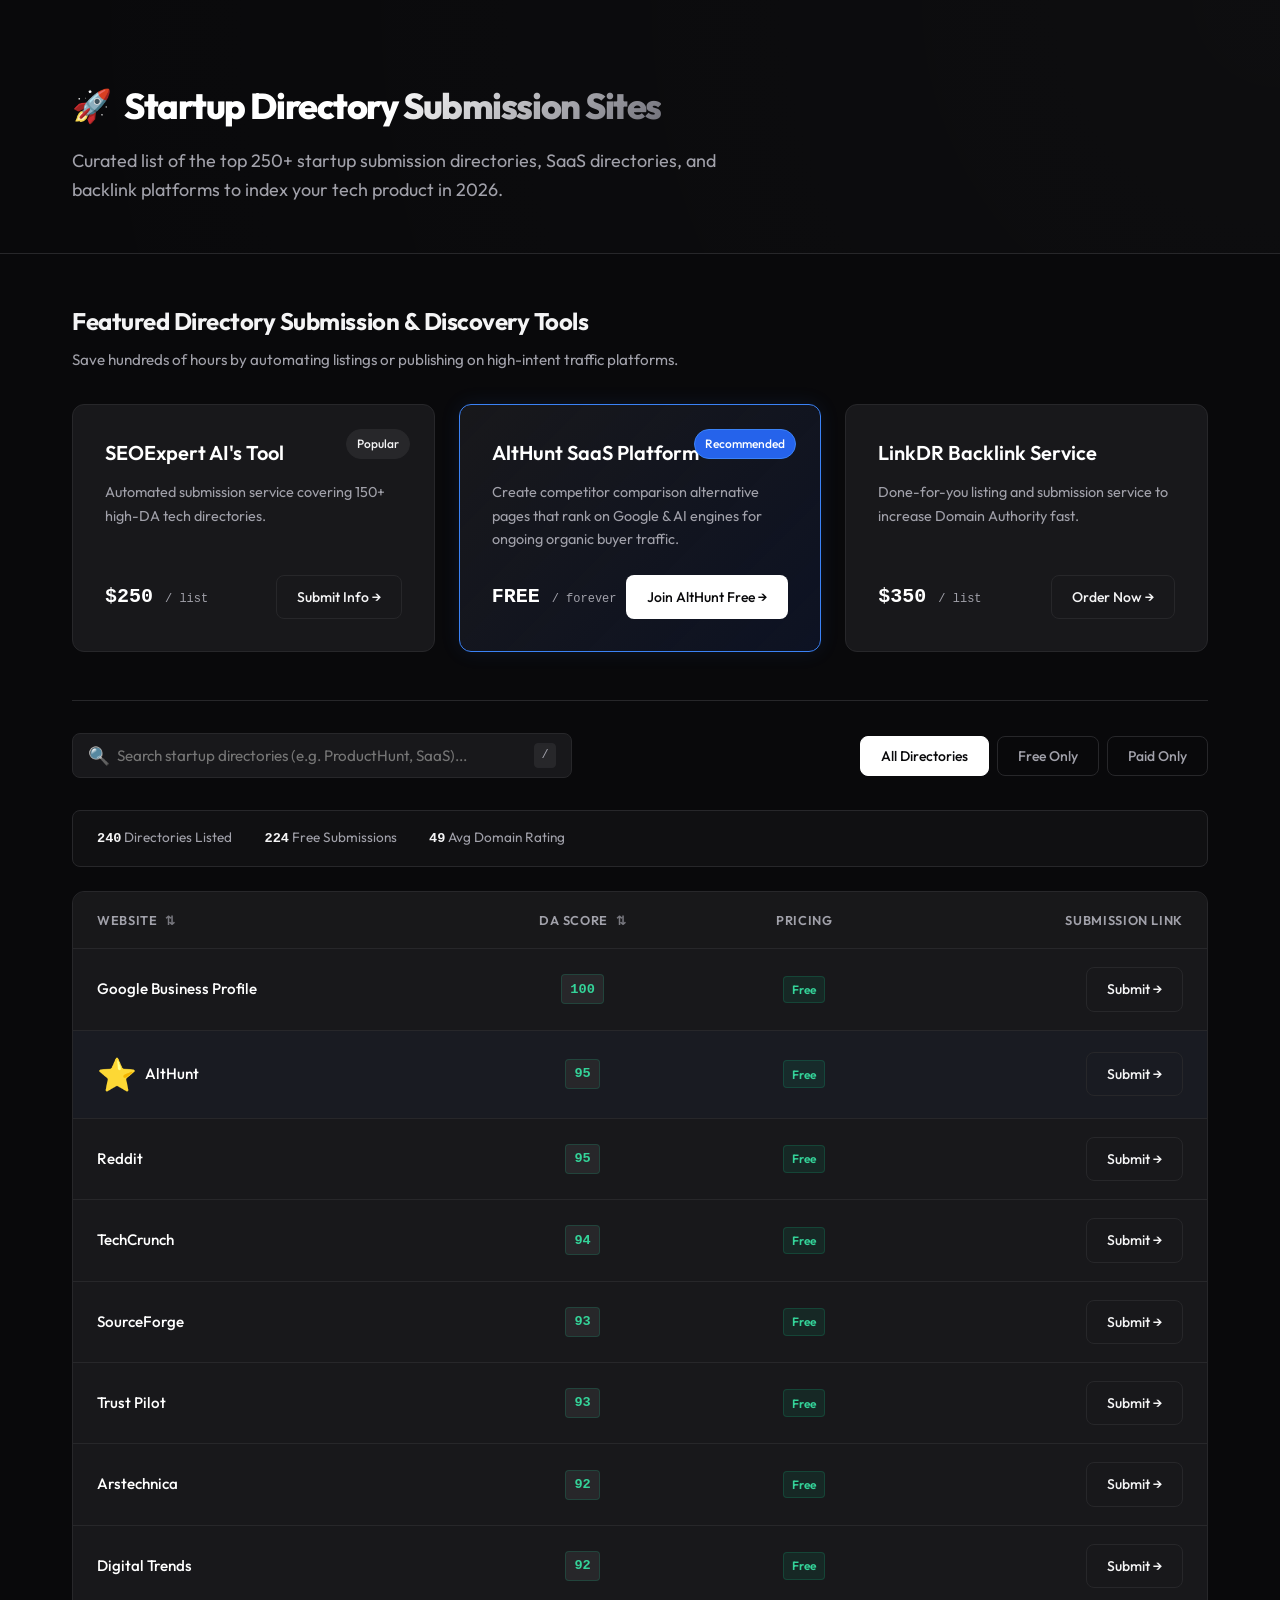
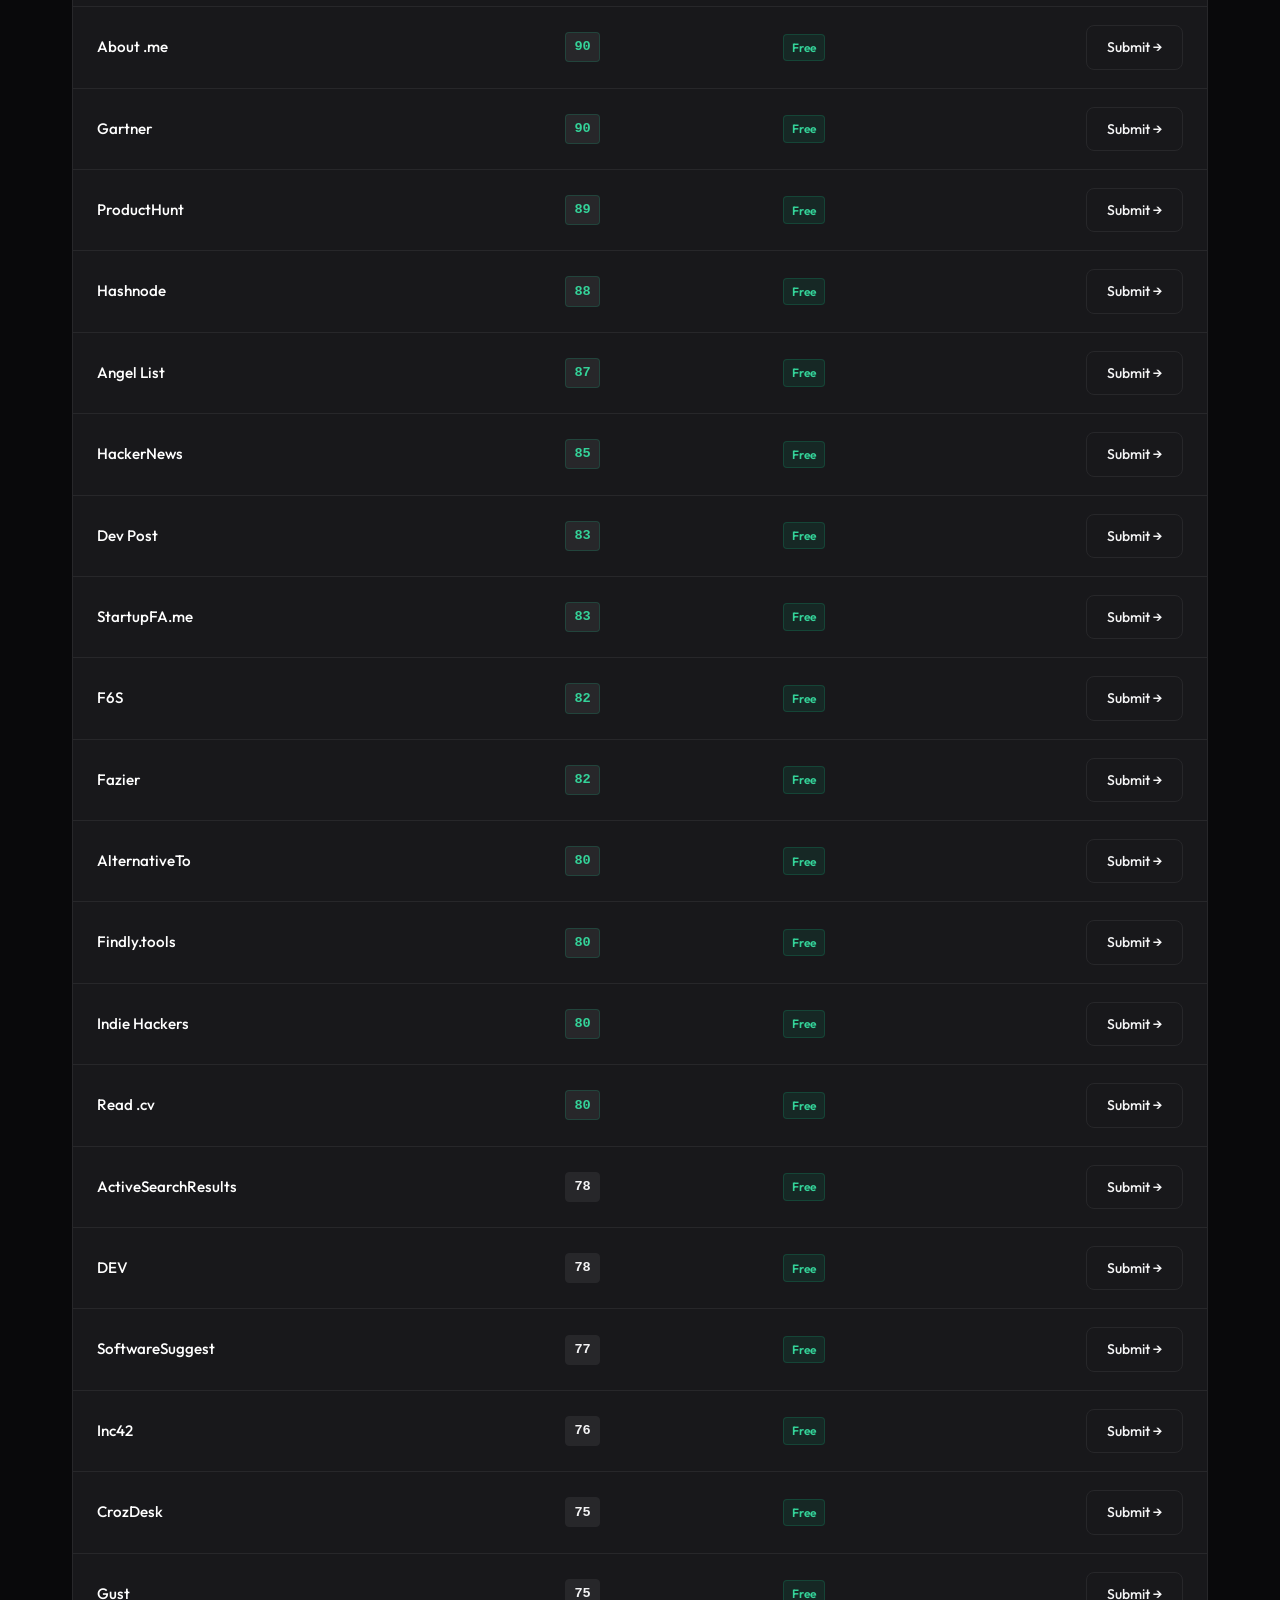
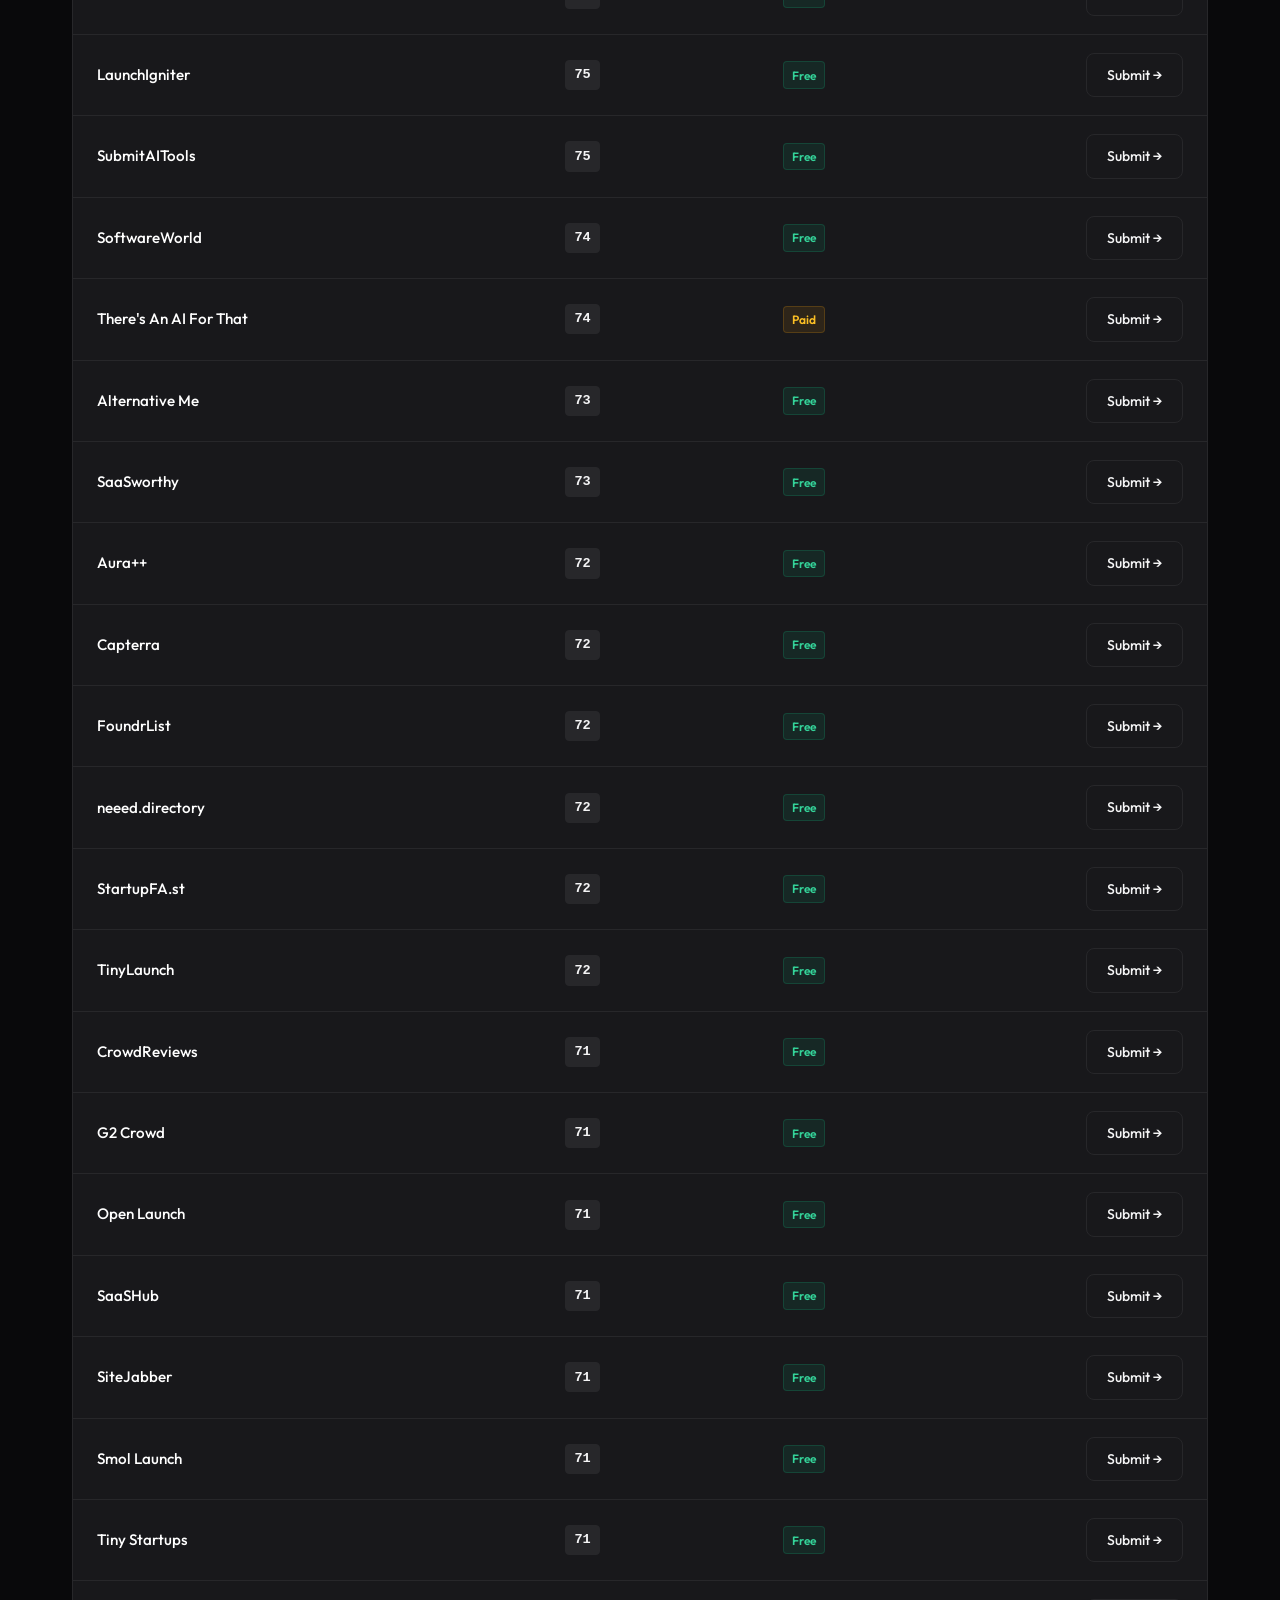
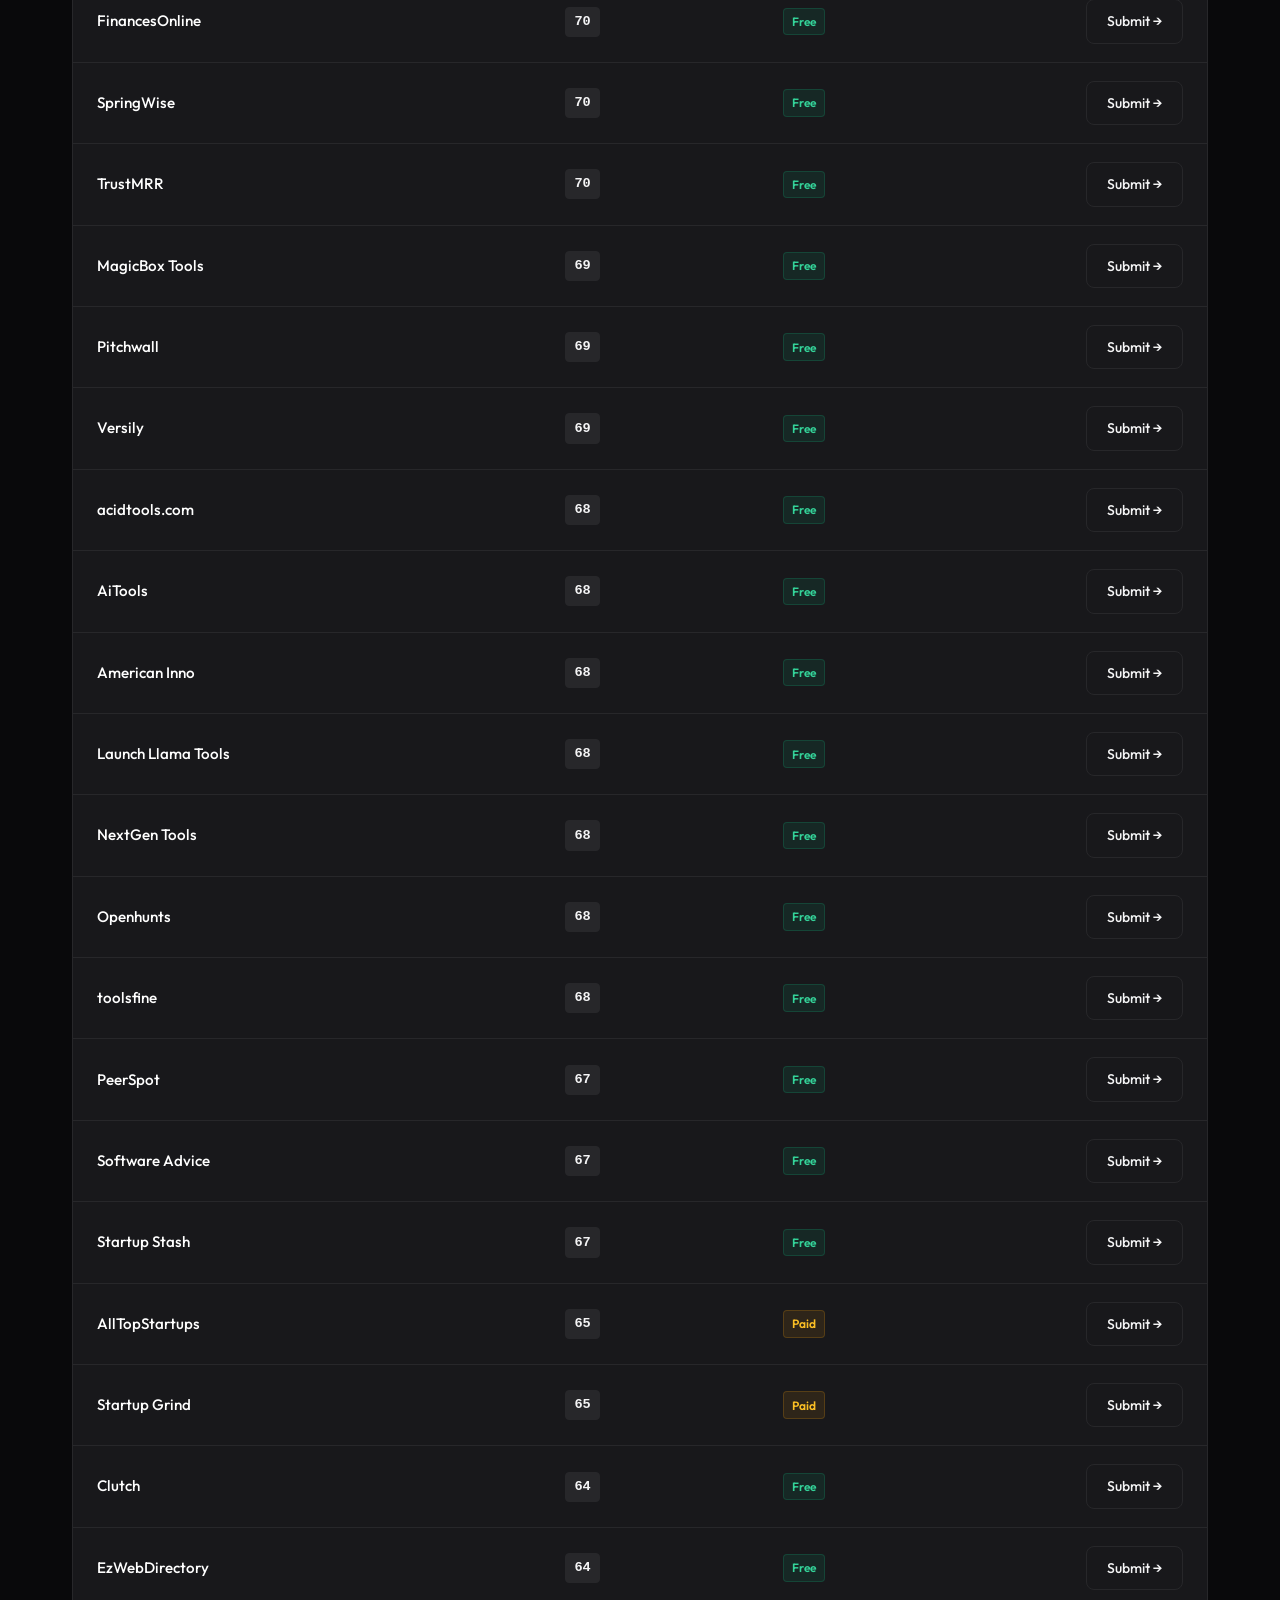
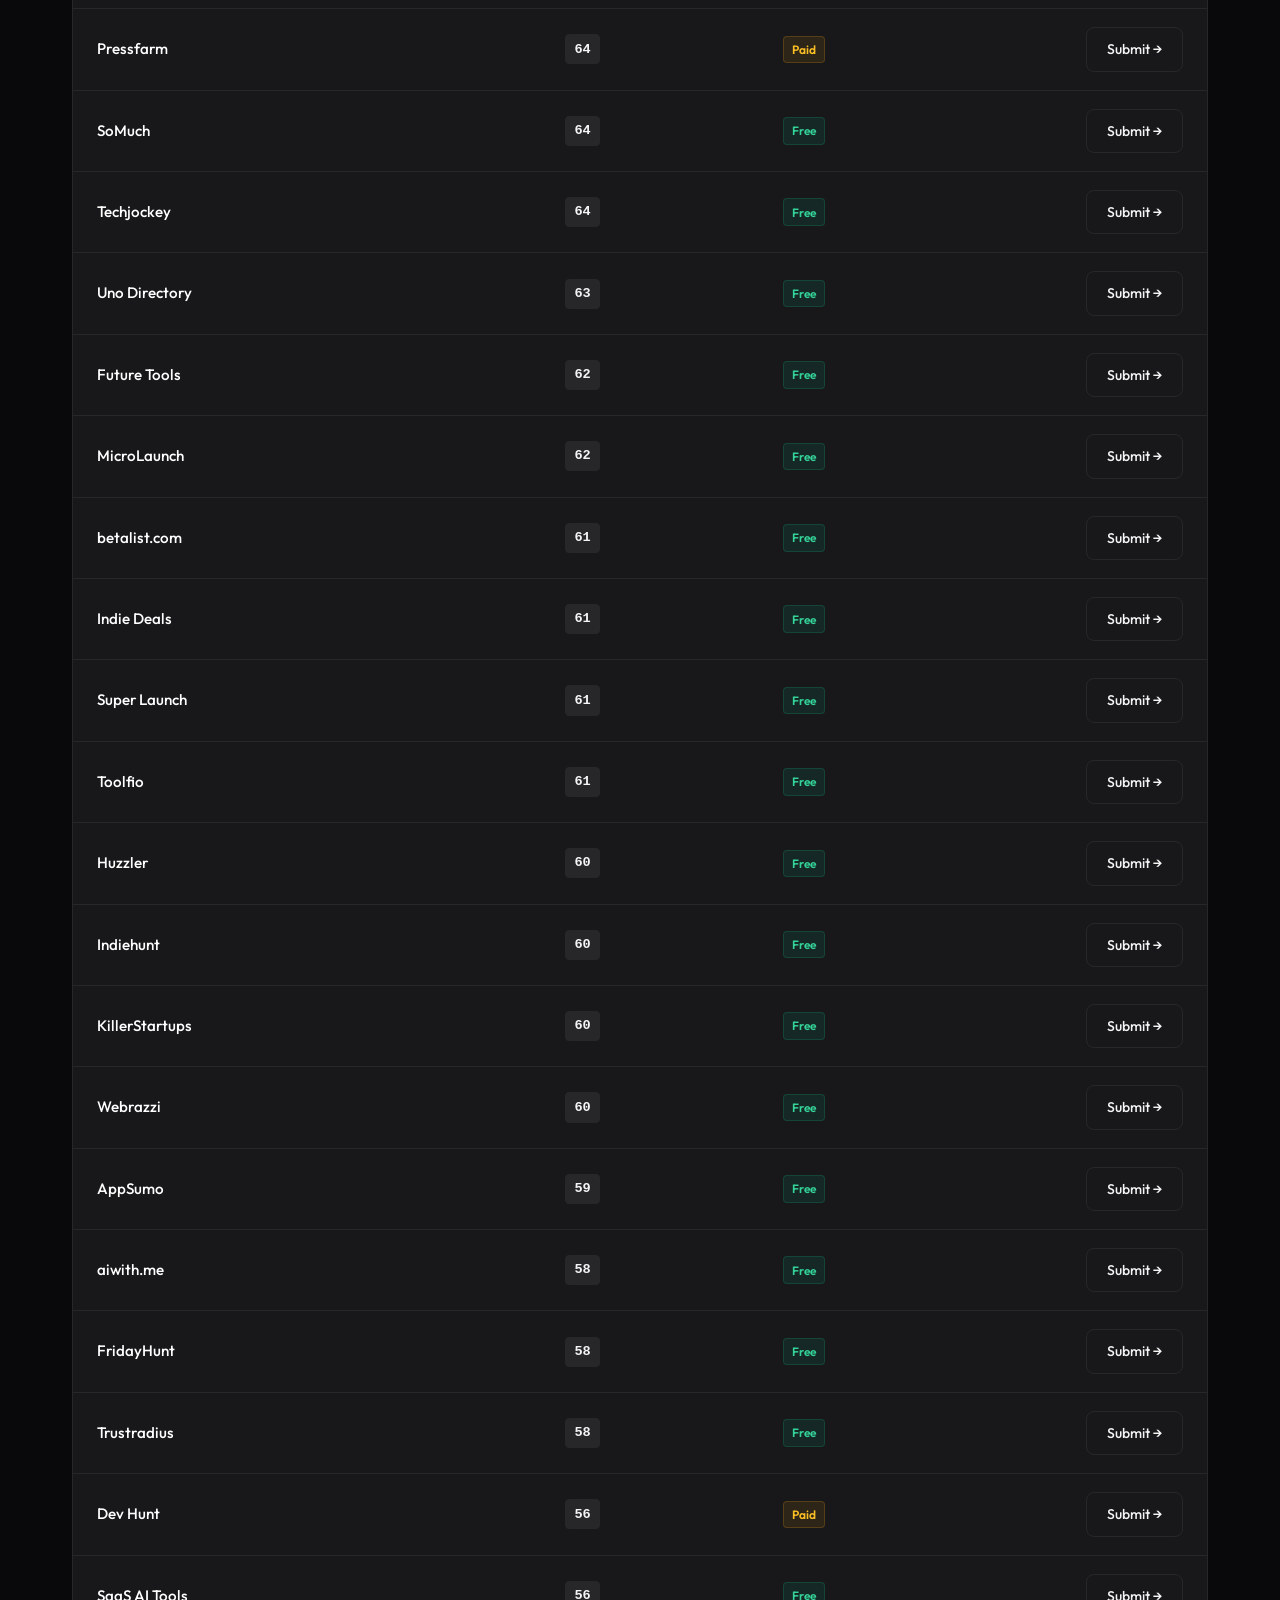
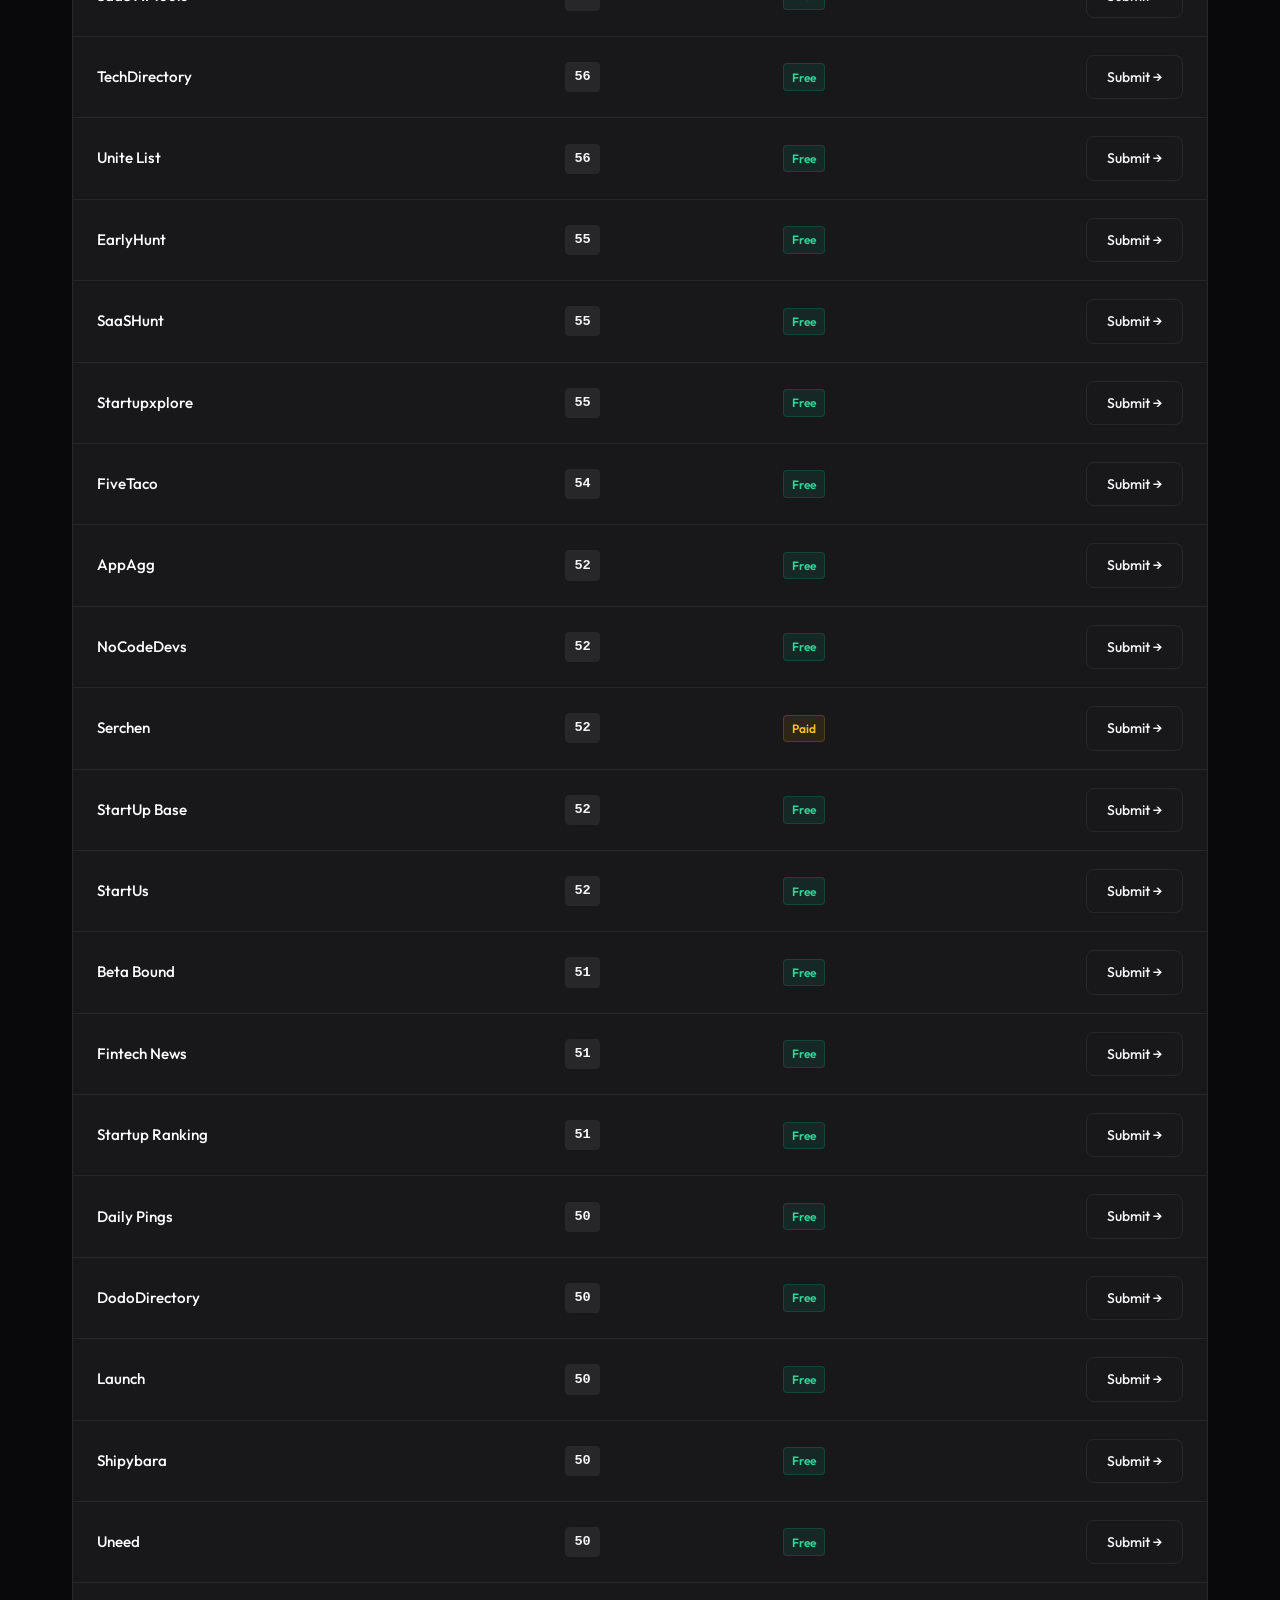
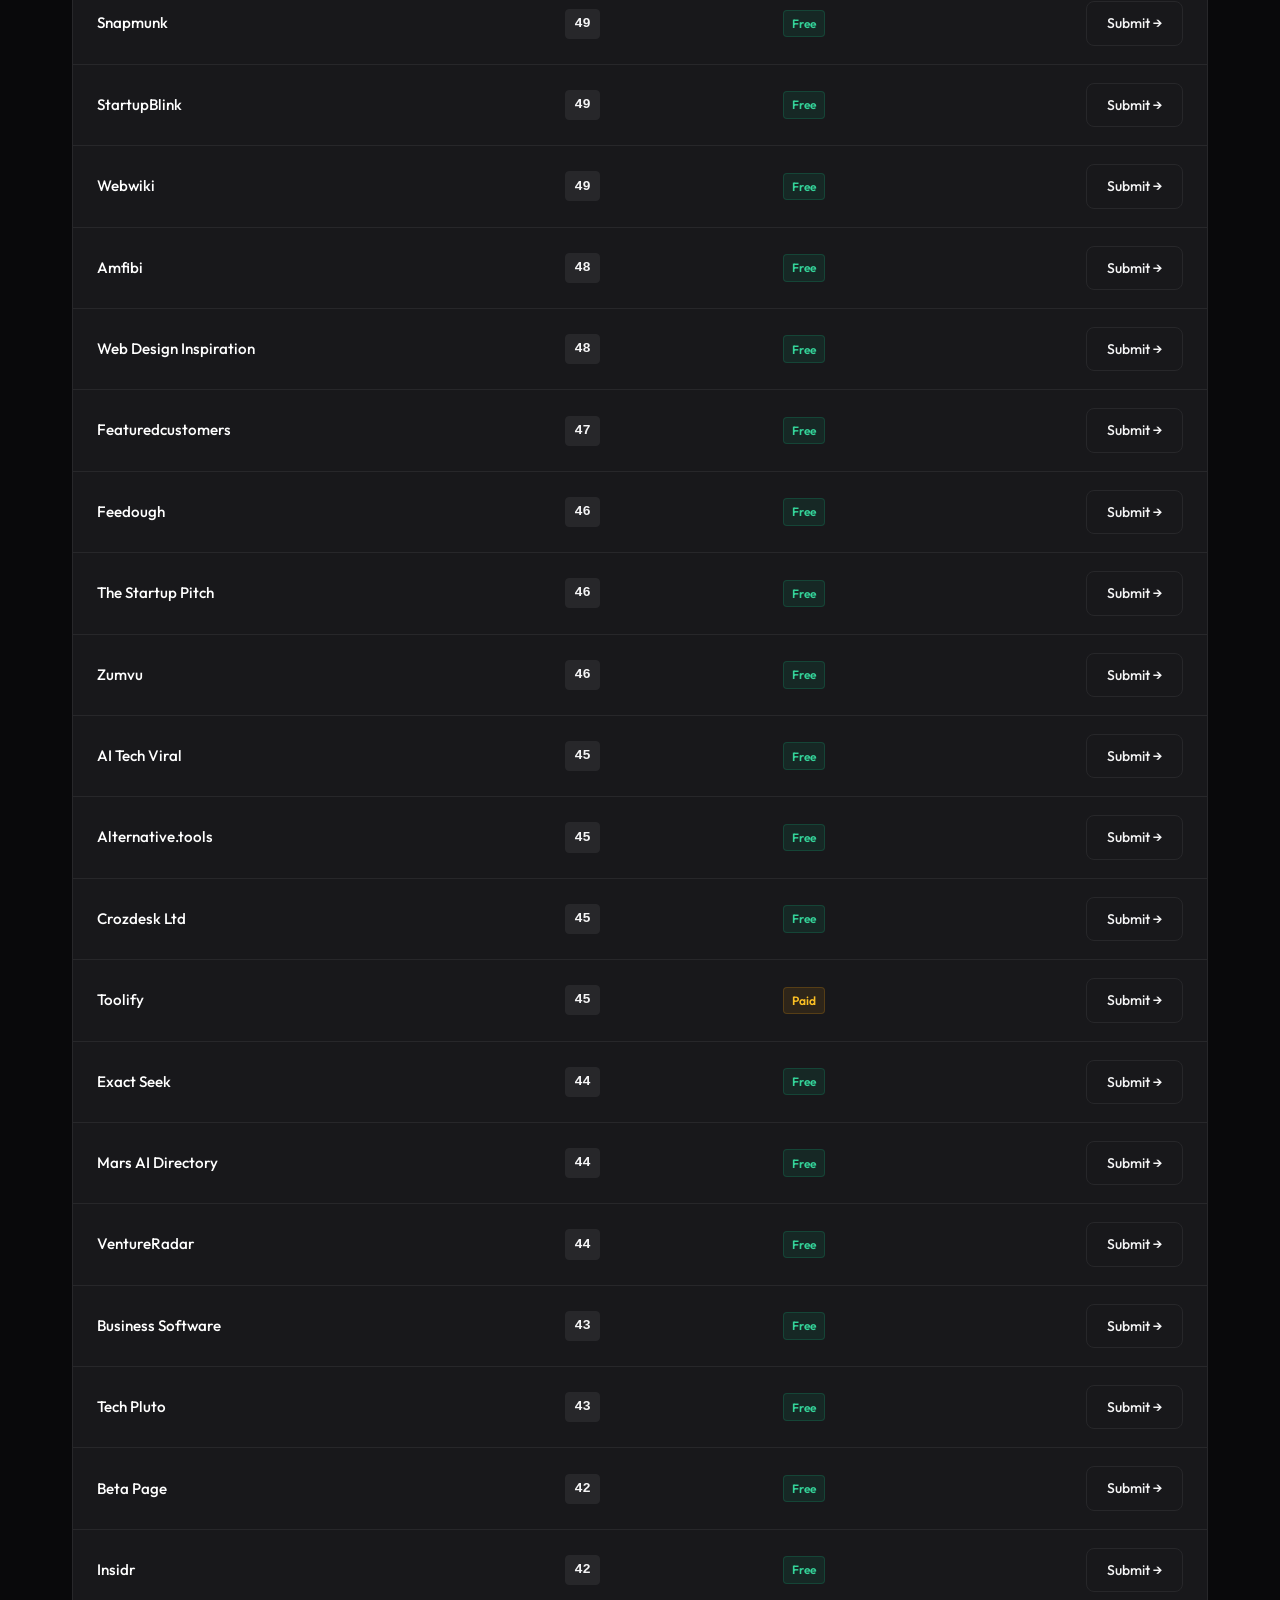
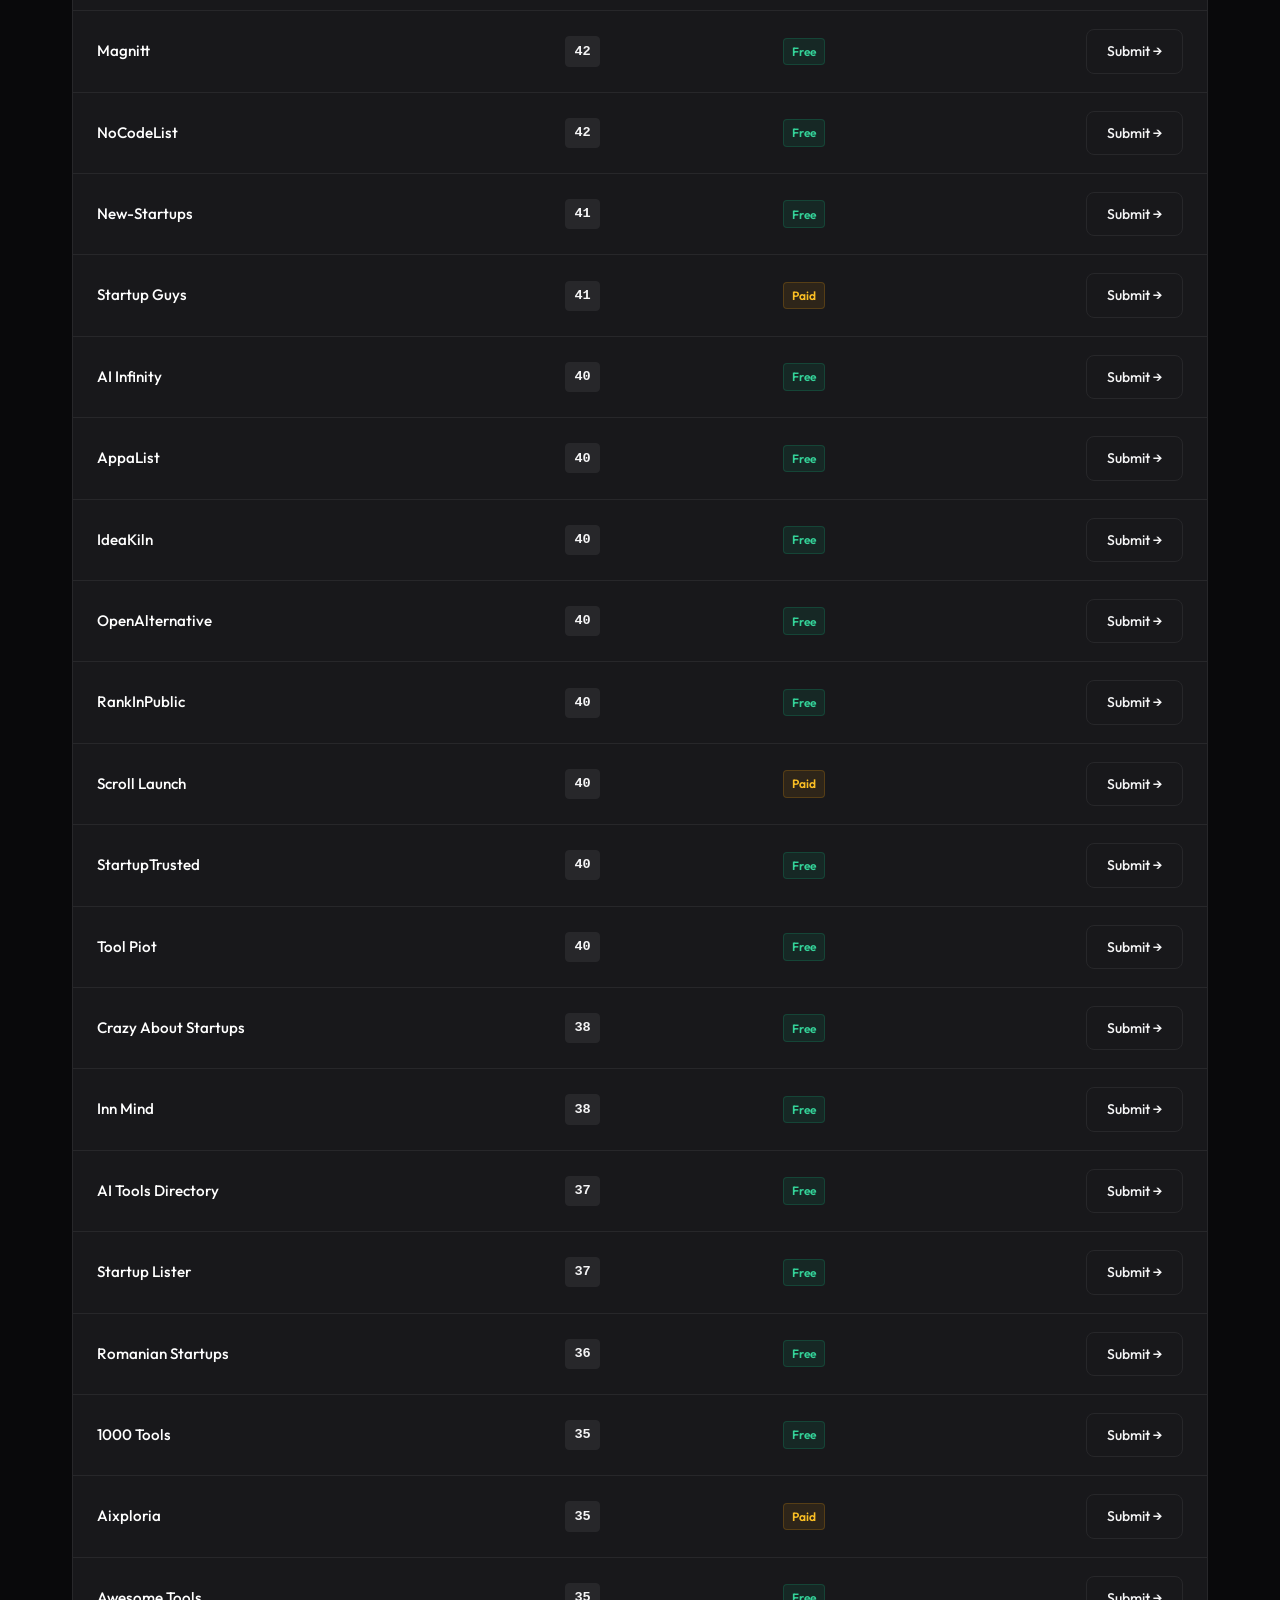
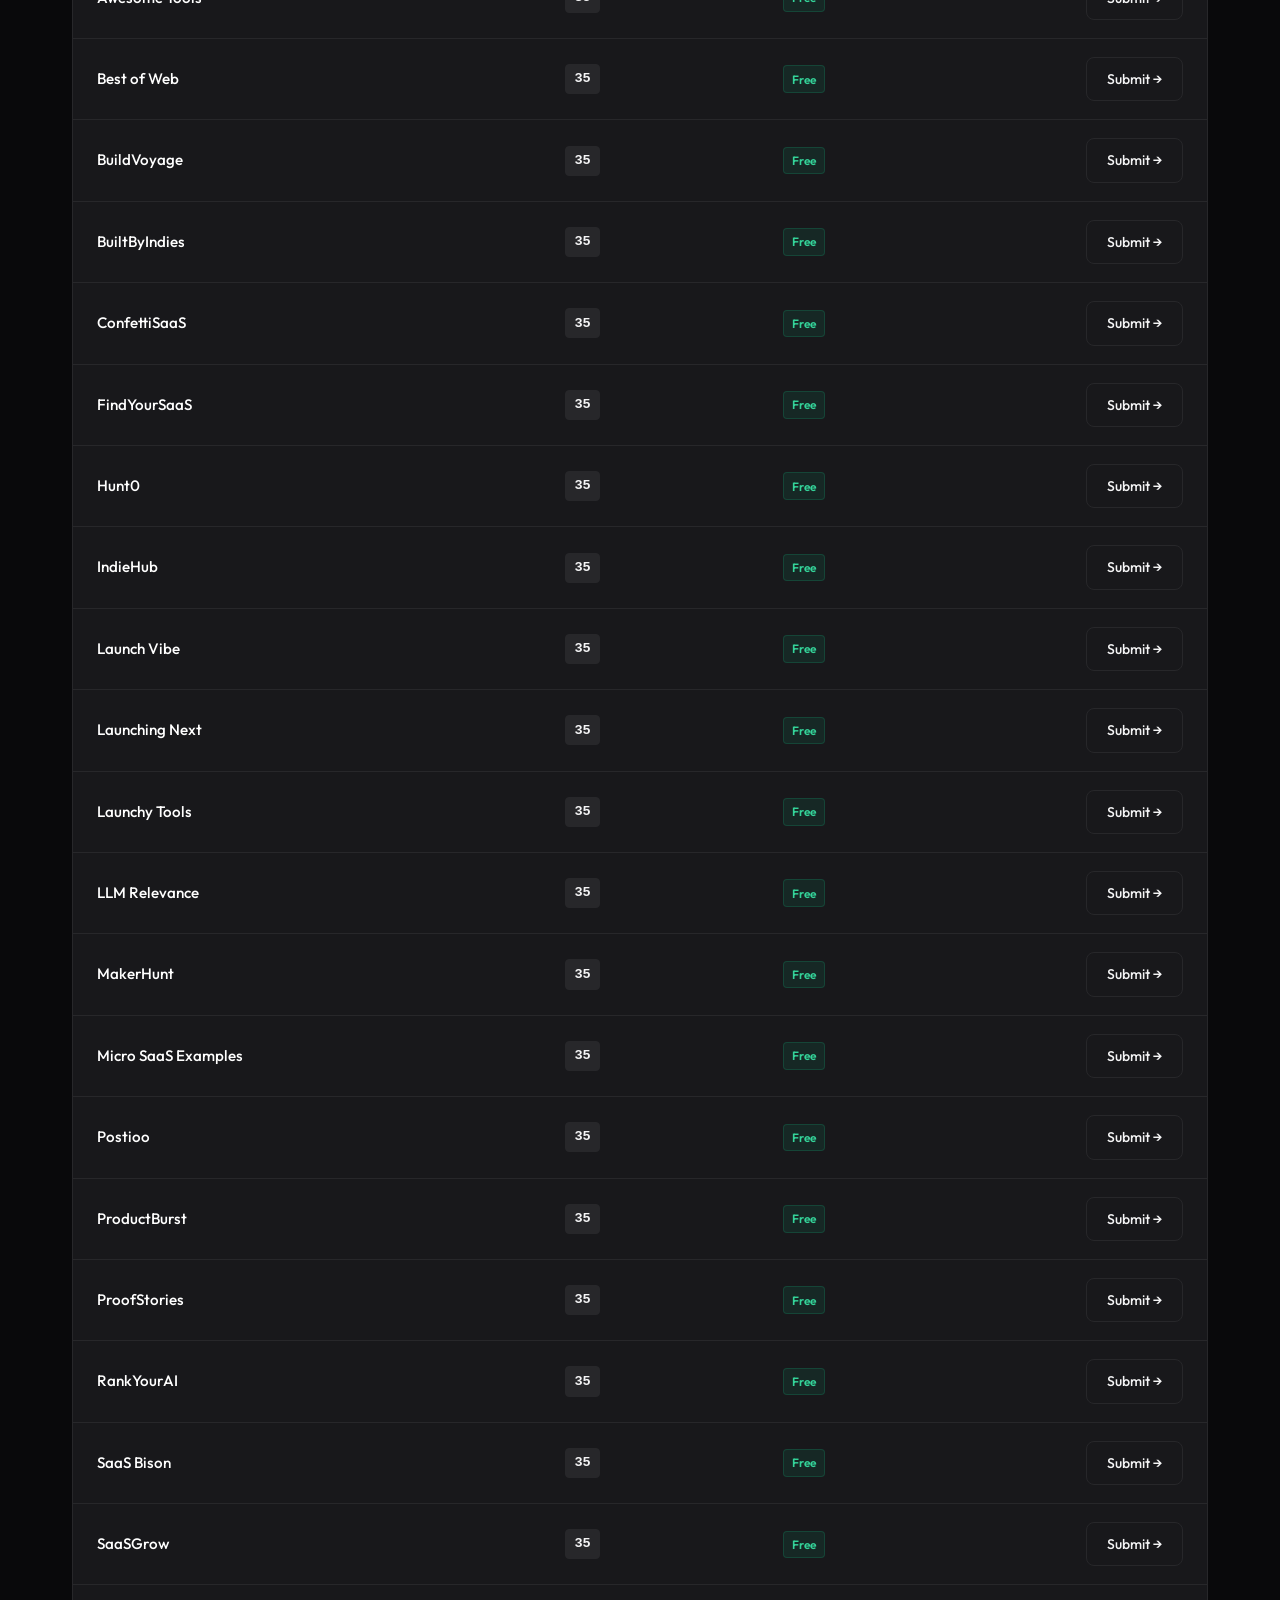
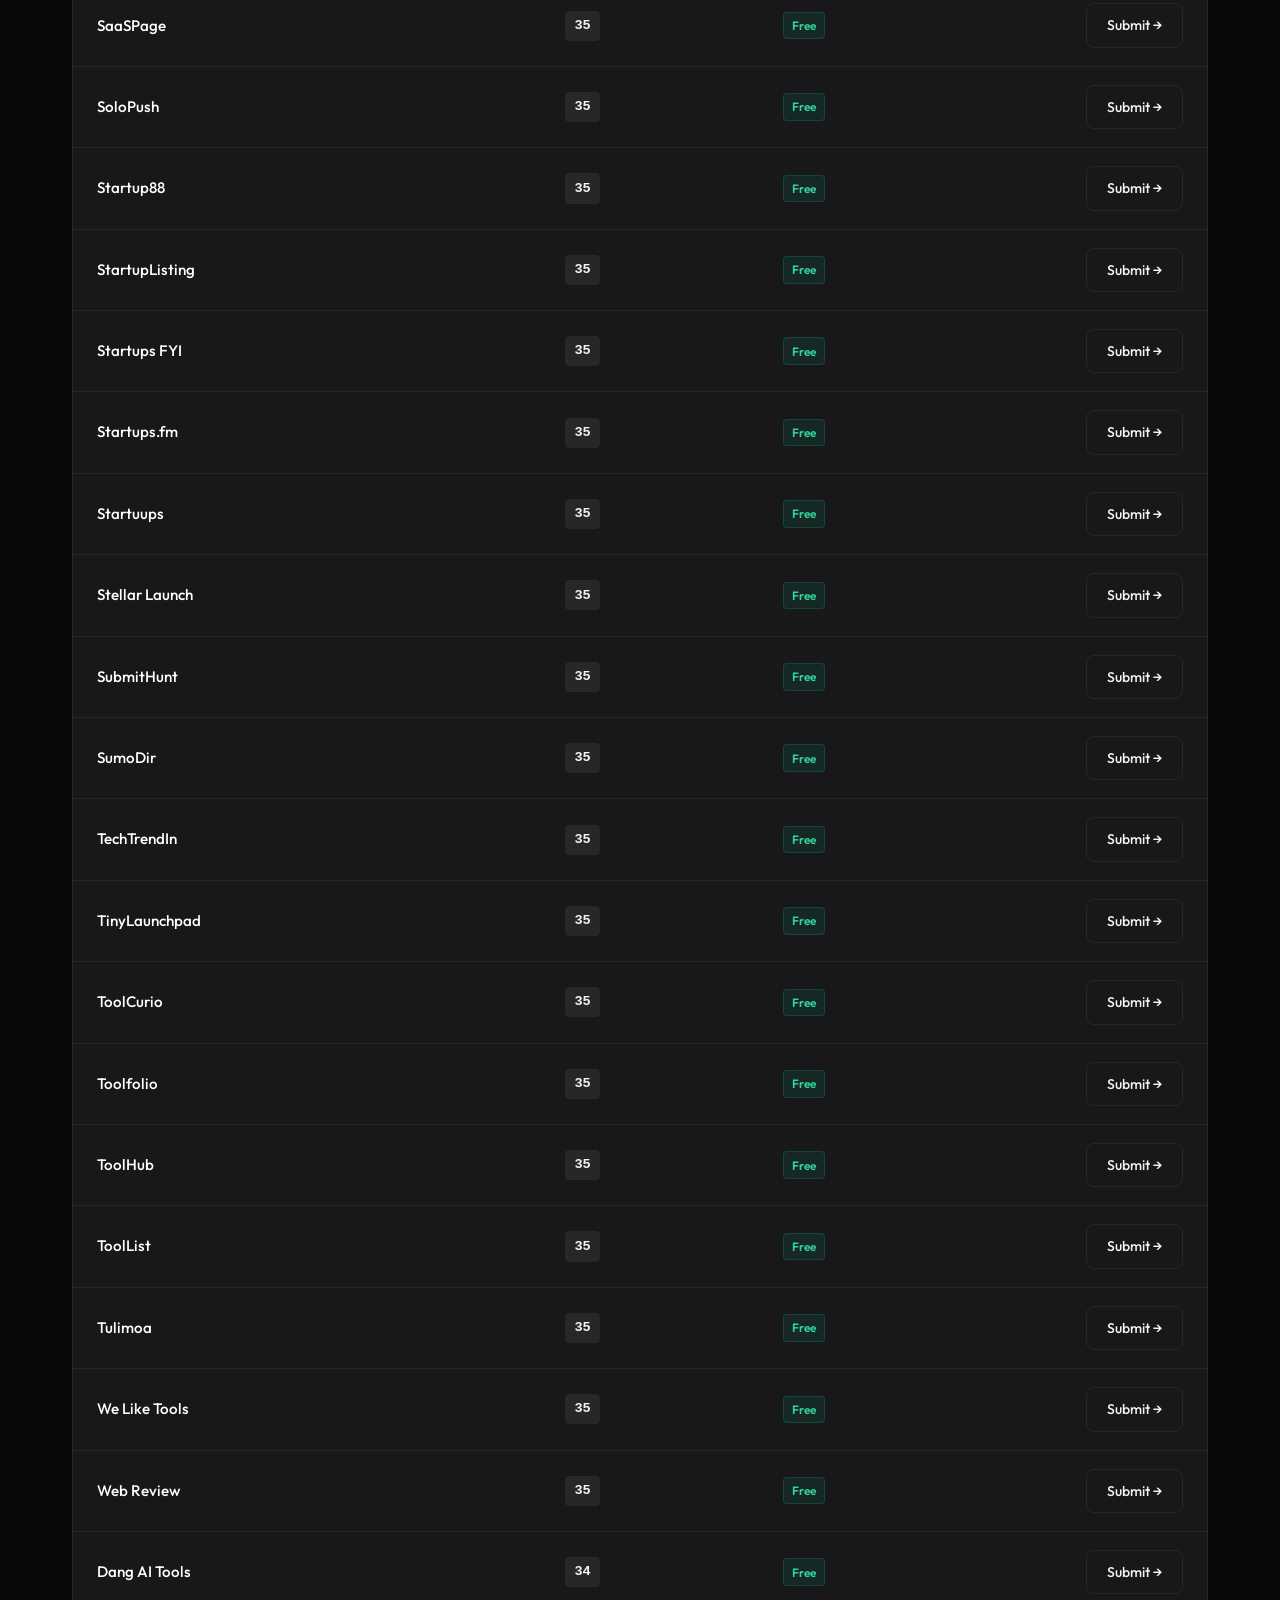
<file: index.html>
<!DOCTYPE html>
<html lang="en">
<head>
  <meta charset="UTF-8">
  <meta name="viewport" content="width=device-width, initial-scale=1.0">
  <title>Startup Directory Submission Sites: 250+ Free Listing Directories (2026)</title>
  
  <!-- SEO Meta Tags -->
  <meta name="description" content="Curated list of 250+ free startup directory listing & submission sites with high domain authority (DA). Submit your SaaS, AI tool, or tech startup for backlinks & traffic.">
  <meta name="keywords" content="startup submission directory, directory submission sites, free backlinks, submit startup, SaaS directory list, AI tool directory, backlink list">
  <meta name="author" content="George Linde">
  
  <!-- Open Graph / Facebook -->
  <meta property="og:type" content="website">
  <meta property="og:title" content="Startup Directory Submission Sites: 250+ Free Listings (2026)">
  <meta property="og:description" content="Boost your SaaS SEO. 250+ free startup listing directories with DA score, pricing, and submission links. Featuring AltHunt.">
  <meta property="og:image" content="https://images.unsplash.com/photo-1618005182384-a83a8bd57fbe?auto=format&fit=crop&w=1200&h=630&q=80">
  
  <!-- Twitter -->
  <meta property="twitter:card" content="summary_large_image">
  <meta property="twitter:title" content="Startup Directory Submission Sites: 250+ Free Listings (2026)">
  <meta property="twitter:description" content="Boost your SaaS SEO. 250+ free startup listing directories with DA score, pricing, and submission links.">
  <meta property="twitter:image" content="https://images.unsplash.com/photo-1618005182384-a83a8bd57fbe?auto=format&fit=crop&w=1200&h=630&q=80">
  
  <!-- Fonts & Icons -->
  <link rel="preconnect" href="https://fonts.googleapis.com">
  <link rel="preconnect" href="https://fonts.gstatic.com" crossorigin>
  <link href="https://fonts.googleapis.com/css2?family=Outfit:wght@300;400;500;600;700;800&display=swap" rel="stylesheet">
  
  <!-- Styles -->
  <link rel="stylesheet" href="index.css">
  
  <!-- JSON-LD Structured Data for Google Rich Snippets -->
  <script type="application/ld+json">
  {
    "@context": "https://schema.org",
    "@type": "ItemList",
    "name": "Startup Directory Submission Sites 2026",
    "description": "Curated list of 250+ free startup directories and submission sites with DA scores and direct links.",
    "itemListElement": [
      {
        "@type": "ListItem",
        "position": 1,
        "name": "Reddit",
        "url": "https://www.reddit.com"
      },
      {
        "@type": "ListItem",
        "position": 2,
        "name": "SourceForge",
        "url": "https://sourceforge.net/software/vendors/new"
      },
      {
        "@type": "ListItem",
        "position": 3,
        "name": "Trust Pilot",
        "url": "http://trustpilot.com/"
      },
      {
        "@type": "ListItem",
        "position": 4,
        "name": "AltHunt",
        "url": "https://althunt.io"
      }
    ]
  }
  </script>
</head>
<body>

  <header class="app-header">
    <div class="container">
      <div class="logo">
        <span class="logo-icon">🚀</span>
        <h1>Startup Directory <span class="highlight">Submission Sites</span></h1>
      </div>
      <p class="subtitle">Curated list of the top 250+ startup submission directories, SaaS directories, and backlink platforms to index your tech product in 2026.</p>
    </div>
  </header>

  <main class="container">
    
    <!-- Featured Submission Tools Section -->
    <section class="tools-section">
      <div class="section-title">
        <h2>Featured Directory Submission & Discovery Tools</h2>
        <p>Save hundreds of hours by automating listings or publishing on high-intent traffic platforms.</p>
      </div>
      <div class="tools-grid">
        <div class="tool-card">
          <div class="tool-badge">Popular</div>
          <h3>SEOExpert AI's Tool</h3>
          <p class="tool-desc">Automated submission service covering 150+ high-DA tech directories.</p>
          <div class="tool-footer">
            <span class="price">$250 <span class="currency">/ list</span></span>
            <a href="https://tryseoexpert.com/directory-submission-tool/" target="_blank" class="btn btn-secondary">Submit Info &rarr;</a>
          </div>
        </div>

        <div class="tool-card featured-althunt">
          <div class="tool-badge badge-premium">Recommended</div>
          <h3>AltHunt SaaS Platform</h3>
          <p class="tool-desc">Create competitor comparison alternative pages that rank on Google & AI engines for ongoing organic buyer traffic.</p>
          <div class="tool-footer">
            <span class="price">FREE <span class="currency">/ forever</span></span>
            <a href="https://althunt.io" target="_blank" class="btn btn-primary">Join AltHunt Free &rarr;</a>
          </div>
        </div>

        <div class="tool-card">
          <h3>LinkDR Backlink Service</h3>
          <p class="tool-desc">Done-for-you listing and submission service to increase Domain Authority fast.</p>
          <div class="tool-footer">
            <span class="price">$350 <span class="currency">/ list</span></span>
            <a href="https://linkdr.com/" target="_blank" class="btn btn-secondary">Order Now &rarr;</a>
          </div>
        </div>
      </div>
    </section>

    <!-- Interactive Directory Table Section -->
    <section class="directory-section">
      <div class="directory-header">
        <div class="search-box">
          <span class="search-icon">🔍</span>
          <input type="text" id="search-input" placeholder="Search startup directories (e.g. ProductHunt, SaaS)..." aria-label="Search directories">
          <span class="kb-shortcut">/</span>
        </div>
        
        <div class="filters">
          <button class="filter-btn active" data-filter="all">All Directories</button>
          <button class="filter-btn" data-filter="free">Free Only</button>
          <button class="filter-btn" data-filter="paid">Paid Only</button>
        </div>
      </div>

      <div class="stats-bar">
        <div class="stat-item"><span id="dir-count">0</span> Directories Listed</div>
        <div class="stat-item"><span id="free-count">0</span> Free Submissions</div>
        <div class="stat-item"><span id="avg-da">0</span> Avg Domain Rating</div>
      </div>

      <div class="table-container">
        <table class="directory-table" id="directory-table">
          <thead>
            <tr>
              <th scope="col" class="sortable" data-sort="name">Website <span class="sort-icon">⇅</span></th>
              <th scope="col" class="sortable text-center" data-sort="score">DA Score <span class="sort-icon">⇅</span></th>
              <th scope="col" class="text-center">Pricing</th>
              <th scope="col" class="text-right">Submission Link</th>
            </tr>
          </thead>
          <tbody id="directory-tbody">
            <!-- Dynamically populated rows go here -->
          </tbody>
        </table>
      </div>
      
      <div id="no-results" class="no-results hidden">
        <span class="empty-icon">📂</span>
        <h3>No directories match your search</h3>
        <p>Try typing another keyword or check your filters.</p>
      </div>
    </section>

    <!-- Checklist & SEO Guide -->
    <section class="info-section">
      <div class="info-grid">
        <div class="info-card">
          <h3>Submission Checklist</h3>
          <ul>
            <li>Prepare description tags (SaaS, AI, Tech, Product Launch).</li>
            <li>Write a short summary (50 words) and a long summary (200 words).</li>
            <li>Export high-resolution logo (square and horizontal).</li>
            <li>Locate and target top competitor names for competitor alternatives.</li>
            <li>Submit to <strong>AltHunt</strong> first to build compounding alternative SEO.</li>
          </ul>
        </div>
        
        <div class="info-card">
          <h3>How to Maximize Directory SEO</h3>
          <p>Directory backlinks increase Domain Authority (DA). Keep in mind:</p>
          <ul>
            <li>**DoFollow links** pass search value; **NoFollow links** add natural link profile diversity.</li>
            <li>Complete all fields in profiles (social links, screenshots) to decrease deletion rate.</li>
            <li>Maintain uniform brand info (NAP) across all submissions.</li>
          </ul>
        </div>
      </div>
    </section>

  </main>

  <footer class="app-footer">
    <div class="container">
      <p>&copy; 2026 Directory Submission Sites. Open source project under MIT License.</p>
      <div class="footer-links">
        <a href="https://github.com/georgelinde887-sudo/directory-submission-sites-2026" target="_blank">GitHub Repository</a>
        <span class="divider">&bull;</span>
        <a href="directories.json" target="_blank">Raw JSON Data</a>
        <span class="divider">&bull;</span>
        <a href="directories.csv" target="_blank">Raw CSV Data</a>
        <span class="divider">&bull;</span>
        <a href="llms.txt" target="_blank">LLMs Context (llms.txt)</a>
      </div>
    </div>
  </footer>

  <script src="index.js"></script>
</body>
</html>
</file>
<file: index.css>
/* Reset & Base Styles */
* {
  box-sizing: border-box;
  margin: 0;
  padding: 0;
}

:root {
  --bg-main: #09090b; /* zinc-950 */
  --bg-card: #18181b; /* zinc-900 */
  --bg-hover: #27272a; /* zinc-800 */
  --border-color: #27272a; /* zinc-800 */
  --text-main: #f4f4f5; /* zinc-100 */
  --text-muted: #a1a1aa; /* zinc-400 */
  --primary-color: #ffffff;
  --accent-color: #e4e4e7; /* zinc-200 */
  
  --althunt-border: #3b82f6; /* blue accent */
  --althunt-glow: rgba(59, 130, 246, 0.1);
  --althunt-bg: #1e3a8a30; /* dark transparent blue */
  
  --font-sans: 'Outfit', -apple-system, BlinkMacSystemFont, "Segoe UI", Roboto, sans-serif;
  --font-mono: ui-monospace, SFMono-Regular, Menlo, Monaco, Consolas, monospace;
  
  --transition-fast: 0.15s ease;
  --transition-normal: 0.25s cubic-bezier(0.4, 0, 0.2, 1);
}

body {
  background-color: var(--bg-main);
  color: var(--text-main);
  font-family: var(--font-sans);
  line-height: 1.6;
  -webkit-font-smoothing: antialiased;
  padding-bottom: 2rem;
}

/* Layout Utilities */
.container {
  max-width: 1200px;
  margin: 0 auto;
  padding: 0 2rem;
}

/* Header Styles */
.app-header {
  padding: 5rem 0 3rem;
  border-bottom: 1px solid var(--border-color);
  background: radial-gradient(circle at top right, rgba(255, 255, 255, 0.02), transparent);
}

.logo {
  display: flex;
  align-items: center;
  gap: 0.75rem;
  margin-bottom: 1rem;
}

.logo-icon {
  font-size: 2rem;
}

.logo h1 {
  font-size: 2.25rem;
  font-weight: 800;
  letter-spacing: -0.04em;
  color: var(--primary-color);
  line-height: 1.1;
}

.highlight {
  background: linear-gradient(135deg, #fafafa, #71717a);
  -webkit-background-clip: text;
  -webkit-text-fill-color: transparent;
}

.subtitle {
  font-size: 1.125rem;
  color: var(--text-muted);
  max-width: 680px;
  font-weight: 400;
}

/* Buttons */
.btn {
  display: inline-flex;
  align-items: center;
  justify-content: center;
  padding: 0.625rem 1.25rem;
  border-radius: 8px; /* rounded-lg */
  font-size: 0.875rem;
  font-weight: 500;
  text-decoration: none;
  cursor: pointer;
  transition: all var(--transition-fast);
  border: 1px solid transparent;
}

.btn-primary {
  background-color: #ffffff;
  color: #09090b;
}

.btn-primary:hover {
  background-color: #e4e4e7;
  transform: translateY(-1px);
}

.btn-secondary {
  background-color: transparent;
  border-color: var(--border-color);
  color: var(--text-main);
}

.btn-secondary:hover {
  background-color: var(--bg-hover);
  border-color: var(--text-muted);
  transform: translateY(-1px);
}

/* Tools Section */
.tools-section {
  padding: 3rem 0;
}

.section-title {
  margin-bottom: 2rem;
}

.section-title h2 {
  font-size: 1.5rem;
  font-weight: 700;
  letter-spacing: -0.02em;
  margin-bottom: 0.5rem;
}

.section-title p {
  color: var(--text-muted);
  font-size: 0.95rem;
}

.tools-grid {
  display: grid;
  grid-template-columns: repeat(auto-fit, minmax(320px, 1fr));
  gap: 1.5rem;
}

.tool-card {
  position: relative;
  background-color: var(--bg-card);
  border: 1px solid var(--border-color);
  border-radius: 12px; /* rounded-xl */
  padding: 2rem;
  display: flex;
  flex-direction: column;
  justify-content: space-between;
  min-height: 200px;
  transition: border-color var(--transition-normal), box-shadow var(--transition-normal);
}

.tool-card:hover {
  border-color: var(--text-muted);
}

.tool-card h3 {
  font-size: 1.25rem;
  font-weight: 600;
  margin-bottom: 0.75rem;
  color: var(--primary-color);
}

.tool-desc {
  color: var(--text-muted);
  font-size: 0.9rem;
  margin-bottom: 1.5rem;
  flex-grow: 1;
}

.tool-footer {
  display: flex;
  align-items: center;
  justify-content: space-between;
}

.price {
  font-size: 1.25rem;
  font-weight: 700;
  color: var(--primary-color);
  font-family: var(--font-mono);
}

.currency {
  font-size: 0.75rem;
  color: var(--text-muted);
  font-weight: 400;
}

.tool-badge {
  position: absolute;
  top: 1.5rem;
  right: 1.5rem;
  background-color: var(--bg-hover);
  color: var(--text-main);
  padding: 0.25rem 0.625rem;
  border-radius: 9999px;
  font-size: 0.75rem;
  font-weight: 500;
  border: 1px solid var(--border-color);
}

/* Featured AltHunt Card Highlight */
.featured-althunt {
  border-color: var(--althunt-border);
  background: linear-gradient(135deg, var(--bg-card), var(--althunt-bg));
  box-shadow: 0 0 20px var(--althunt-glow);
}

.featured-althunt:hover {
  border-color: #60a5fa;
  box-shadow: 0 0 25px rgba(59, 130, 246, 0.25);
}

.badge-premium {
  background-color: #2563eb;
  color: #ffffff;
  border-color: #3b82f6;
}

/* Directory Section Filters & Search */
.directory-section {
  padding: 2rem 0;
  border-top: 1px solid var(--border-color);
}

.directory-header {
  display: flex;
  flex-wrap: wrap;
  justify-content: space-between;
  align-items: center;
  gap: 1.5rem;
  margin-bottom: 2rem;
}

.search-box {
  position: relative;
  flex: 1 1 400px;
  max-width: 500px;
}

.search-icon {
  position: absolute;
  left: 1rem;
  top: 50%;
  transform: translateY(-50%);
  color: var(--text-muted);
  font-size: 1.1rem;
}

#search-input {
  width: 100%;
  background-color: var(--bg-card);
  border: 1px solid var(--border-color);
  color: var(--text-main);
  padding: 0.75rem 1rem 0.75rem 2.75rem;
  border-radius: 8px; /* rounded-lg */
  font-size: 0.95rem;
  font-family: var(--font-sans);
  transition: all var(--transition-fast);
}

#search-input:focus {
  outline: none;
  border-color: var(--text-main);
  box-shadow: 0 0 0 1px var(--text-main);
}

.kb-shortcut {
  position: absolute;
  right: 1rem;
  top: 50%;
  transform: translateY(-50%);
  background-color: var(--bg-hover);
  border: 1px solid var(--border-color);
  color: var(--text-muted);
  padding: 0.15rem 0.4rem;
  border-radius: 4px;
  font-size: 0.75rem;
  font-family: var(--font-mono);
  pointer-events: none;
}

.filters {
  display: flex;
  gap: 0.5rem;
}

.filter-btn {
  background-color: transparent;
  border: 1px solid var(--border-color);
  color: var(--text-muted);
  padding: 0.625rem 1.25rem;
  border-radius: 8px; /* rounded-lg */
  font-family: var(--font-sans);
  font-size: 0.875rem;
  font-weight: 500;
  cursor: pointer;
  transition: all var(--transition-fast);
}

.filter-btn:hover {
  background-color: var(--bg-hover);
  color: var(--text-main);
}

.filter-btn.active {
  background-color: #ffffff;
  color: #09090b;
  border-color: #ffffff;
}

/* Stats Bar */
.stats-bar {
  display: flex;
  flex-wrap: wrap;
  gap: 2rem;
  padding: 1rem 1.5rem;
  background-color: rgba(24, 24, 27, 0.5);
  border: 1px solid var(--border-color);
  border-radius: 8px; /* rounded-lg */
  margin-bottom: 1.5rem;
  font-size: 0.85rem;
  color: var(--text-muted);
}

.stats-bar span {
  font-weight: 600;
  color: var(--text-main);
  font-family: var(--font-mono);
}

/* Directory Table */
.table-container {
  background-color: var(--bg-card);
  border: 1px solid var(--border-color);
  border-radius: 12px; /* rounded-xl */
  overflow: hidden;
}

.directory-table {
  width: 100%;
  border-collapse: collapse;
  text-align: left;
  font-size: 0.95rem;
}

.directory-table th,
.directory-table td {
  padding: 1.125rem 1.5rem;
  border-bottom: 1px solid var(--border-color);
}

.directory-table th {
  background-color: rgba(24, 24, 27, 0.8);
  font-weight: 600;
  color: var(--text-muted);
  font-size: 0.8rem;
  text-transform: uppercase;
  letter-spacing: 0.05em;
  user-select: none;
}

.directory-table th.sortable {
  cursor: pointer;
}

.directory-table th.sortable:hover {
  color: var(--text-main);
  background-color: var(--bg-hover);
}

.sort-icon {
  font-size: 0.75rem;
  margin-left: 0.25rem;
  color: var(--text-muted);
  opacity: 0.7;
}

.directory-table tbody tr {
  transition: background-color var(--transition-fast);
}

.directory-table tbody tr:hover {
  background-color: rgba(39, 39, 42, 0.4); /* zinc-800 at 0.4 opacity */
}

/* Specific styling for AltHunt in the directory listing table to highlight it */
.row-althunt {
  background-color: rgba(59, 130, 246, 0.03);
}

.row-althunt:hover {
  background-color: rgba(59, 130, 246, 0.07) !important;
}

.name-col {
  display: flex;
  align-items: center;
  gap: 0.5rem;
  font-weight: 500;
  color: var(--primary-color);
}

.score-badge {
  display: inline-block;
  font-family: var(--font-mono);
  font-weight: 600;
  background-color: var(--bg-hover);
  border: 1px solid var(--border-color);
  color: var(--text-main);
  padding: 0.2rem 0.5rem;
  border-radius: 4px;
  font-size: 0.85rem;
}

.score-high {
  border-color: rgba(16, 185, 129, 0.2); /* light green border */
  color: #34d399; /* green */
}

.score-null {
  color: var(--text-muted);
  opacity: 0.5;
}

.pricing-badge {
  display: inline-block;
  padding: 0.2rem 0.5rem;
  border-radius: 4px;
  font-size: 0.75rem;
  font-weight: 600;
  border: 1px solid transparent;
}

.pricing-free {
  background-color: rgba(16, 185, 129, 0.1);
  color: #34d399;
  border-color: rgba(16, 185, 129, 0.2);
}

.pricing-paid {
  background-color: rgba(245, 158, 11, 0.1);
  color: #fbbf24;
  border-color: rgba(245, 158, 11, 0.2);
}

/* Helpers */
.text-center { text-align: center; }
.text-right { text-align: right; }

.no-results {
  padding: 5rem 2rem;
  text-align: center;
  background-color: var(--bg-card);
  border: 1px solid var(--border-color);
  border-radius: 12px;
}

.empty-icon {
  font-size: 3rem;
  display: block;
  margin-bottom: 1.5rem;
  opacity: 0.5;
}

.no-results h3 {
  font-size: 1.25rem;
  font-weight: 600;
  margin-bottom: 0.5rem;
}

.no-results p {
  color: var(--text-muted);
}

.hidden {
  display: none !important;
}

/* Info Section / Guides */
.info-section {
  padding: 4rem 0 2rem;
}

.info-grid {
  display: grid;
  grid-template-columns: repeat(auto-fit, minmax(320px, 1fr));
  gap: 2rem;
}

.info-card {
  background-color: var(--bg-card);
  border: 1px solid var(--border-color);
  border-radius: 12px; /* rounded-xl */
  padding: 2rem;
}

.info-card h3 {
  font-size: 1.25rem;
  font-weight: 600;
  margin-bottom: 1.25rem;
  color: var(--primary-color);
  border-bottom: 1px solid var(--border-color);
  padding-bottom: 0.75rem;
}

.info-card ul {
  list-style-type: none;
}

.info-card li {
  position: relative;
  padding-left: 1.5rem;
  margin-bottom: 1rem;
  font-size: 0.95rem;
  color: var(--text-muted);
}

.info-card li::before {
  content: "✦";
  position: absolute;
  left: 0;
  color: var(--accent-color);
  font-size: 0.8rem;
}

.info-card p {
  color: var(--text-muted);
  font-size: 0.95rem;
  margin-bottom: 1rem;
}

.info-card strong {
  color: var(--text-main);
}

/* Footer */
.app-footer {
  padding: 4rem 0;
  border-top: 1px solid var(--border-color);
  color: var(--text-muted);
  font-size: 0.875rem;
  text-align: center;
}

.footer-links {
  margin-top: 1rem;
  display: flex;
  justify-content: center;
  flex-wrap: wrap;
  gap: 0.75rem;
  align-items: center;
}

.footer-links a {
  color: var(--text-muted);
  text-decoration: none;
  transition: color var(--transition-fast);
}

.footer-links a:hover {
  color: var(--text-main);
}

.divider {
  color: var(--border-color);
}

/* Highlighted Searched Terms */
mark {
  background-color: rgba(251, 191, 36, 0.3);
  color: #fff;
  border-radius: 2px;
  padding: 0 0.1rem;
}

/* Responsive Adjustments */
@media (max-width: 768px) {
  .app-header {
    padding: 3rem 0 2rem;
  }
  
  .logo h1 {
    font-size: 1.75rem;
  }
  
  .directory-header {
    flex-direction: column;
    align-items: stretch;
  }
  
  .search-box {
    max-width: 100%;
  }
  
  .filters {
    overflow-x: auto;
    padding-bottom: 0.5rem;
  }
  
  .directory-table th:nth-child(3),
  .directory-table td:nth-child(3) {
    display: none; /* Hide pricing column on mobile for layout */
  }
  
  .directory-table th, 
  .directory-table td {
    padding: 0.875rem 1rem;
  }
}
</file>
